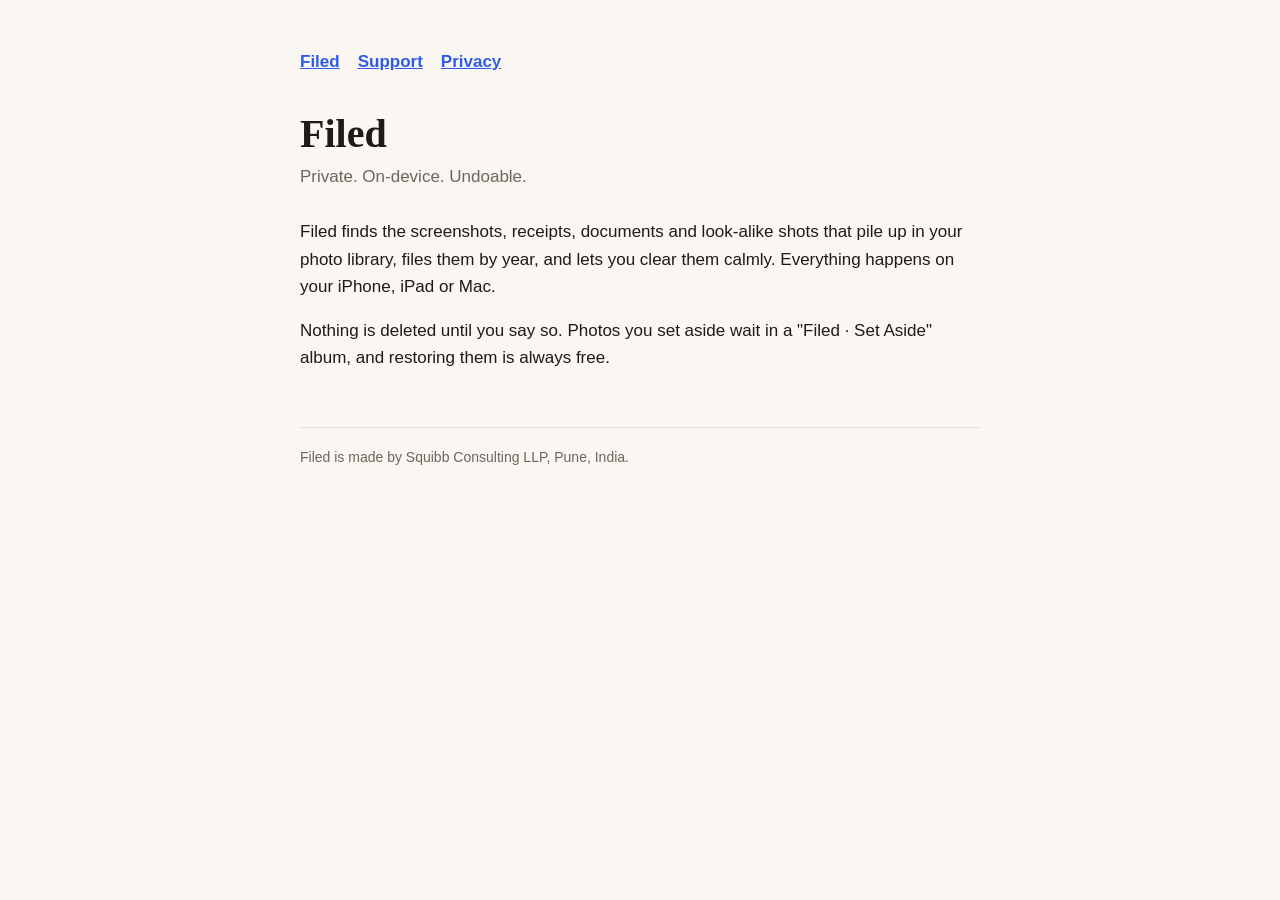
<file: index.html>
<!doctype html><html lang="en"><head><meta charset="utf-8"><meta name="viewport" content="width=device-width,initial-scale=1">
<title>Filed — Photo Cleanup</title><link rel="stylesheet" href="style.css"></head><body><main>
<nav><a href="./">Filed</a><a href="support.html">Support</a><a href="privacy.html">Privacy</a></nav>
<h1>Filed</h1><p class="sub">Private. On-device. Undoable.</p>
<p>Filed finds the screenshots, receipts, documents and look-alike shots that pile up in your photo library, files them by year, and lets you clear them calmly. Everything happens on your iPhone, iPad or Mac.</p>
<p>Nothing is deleted until you say so. Photos you set aside wait in a "Filed · Set Aside" album, and restoring them is always free.</p>
<footer>Filed is made by Squibb Consulting LLP, Pune, India.</footer></main></body></html>
</file>
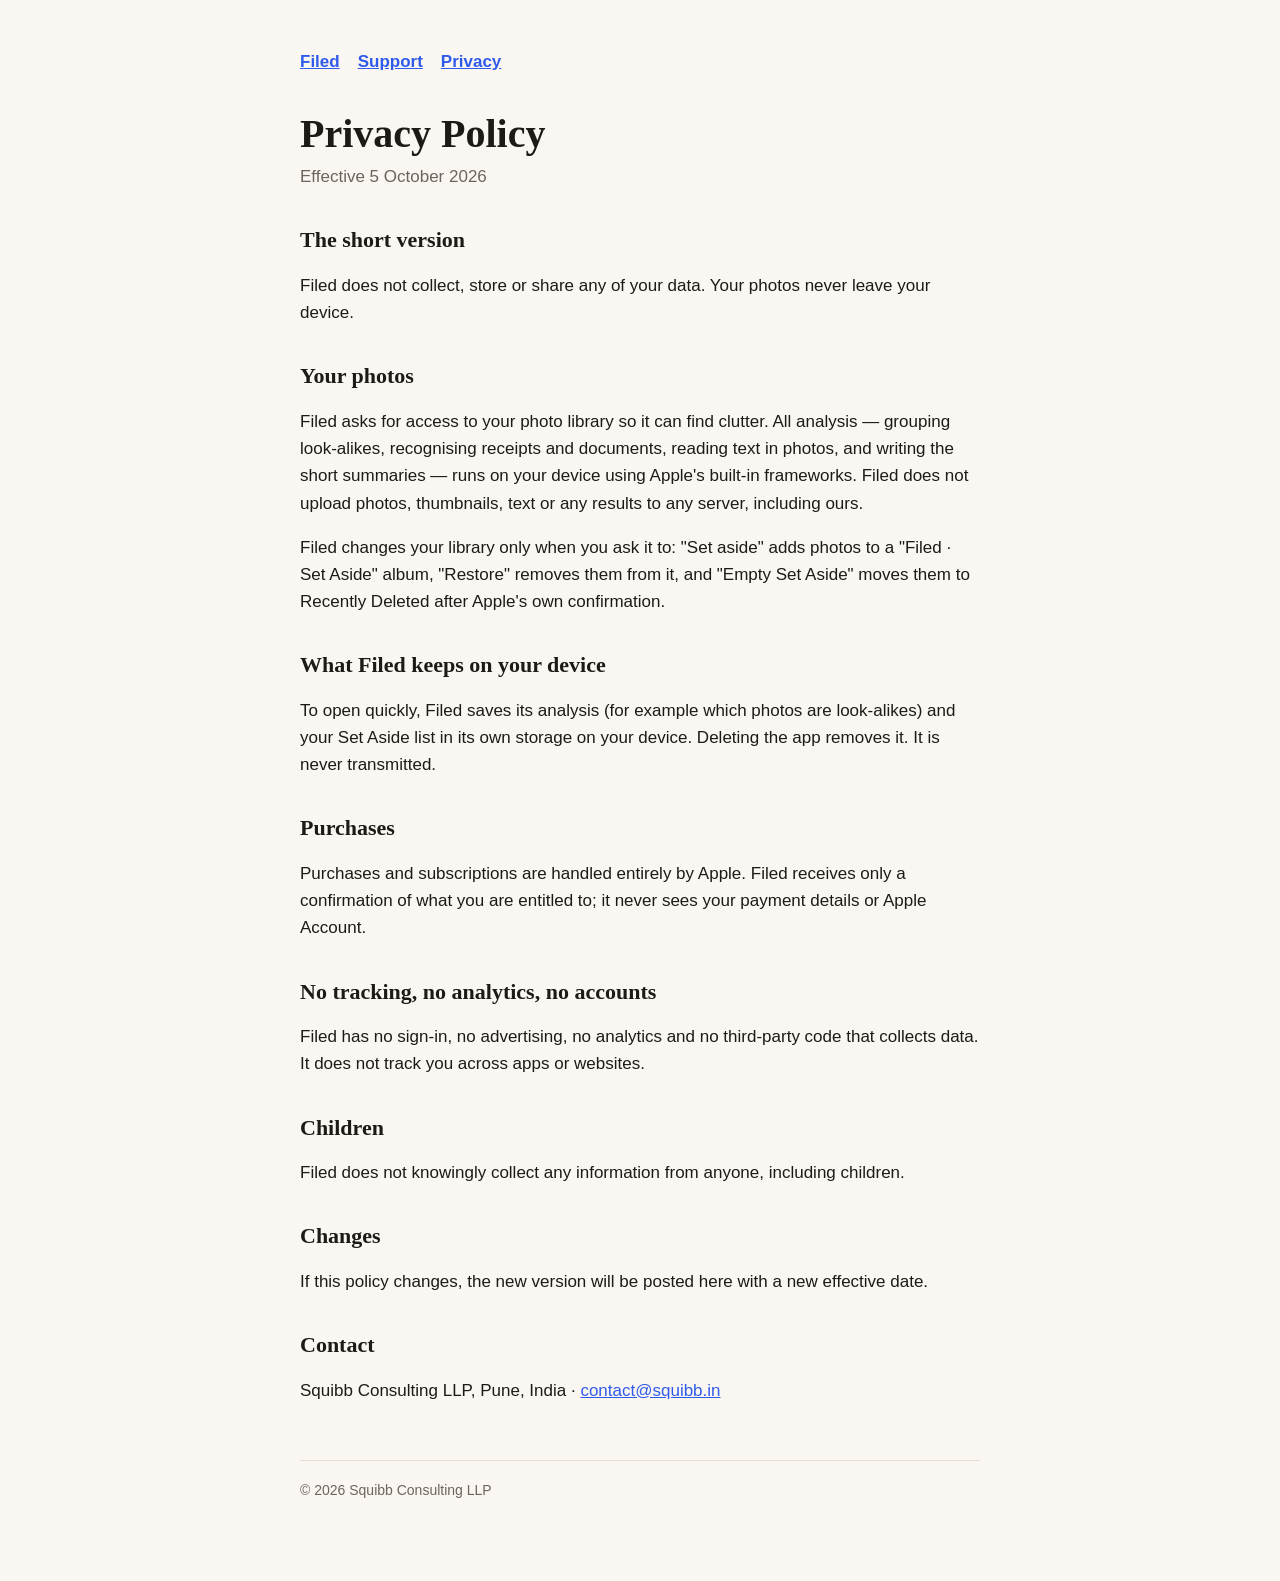
<file: privacy.html>
<!doctype html><html lang="en"><head><meta charset="utf-8"><meta name="viewport" content="width=device-width,initial-scale=1">
<title>Filed Privacy Policy</title><link rel="stylesheet" href="style.css"></head><body><main>
<nav><a href="./">Filed</a><a href="support.html">Support</a><a href="privacy.html">Privacy</a></nav>
<h1>Privacy Policy</h1><p class="sub">Effective 5 October 2026</p>
<h2>The short version</h2>
<p>Filed does not collect, store or share any of your data. Your photos never leave your device.</p>
<h2>Your photos</h2>
<p>Filed asks for access to your photo library so it can find clutter. All analysis — grouping look-alikes, recognising receipts and documents, reading text in photos, and writing the short summaries — runs on your device using Apple's built-in frameworks. Filed does not upload photos, thumbnails, text or any results to any server, including ours.</p>
<p>Filed changes your library only when you ask it to: "Set aside" adds photos to a "Filed · Set Aside" album, "Restore" removes them from it, and "Empty Set Aside" moves them to Recently Deleted after Apple's own confirmation.</p>
<h2>What Filed keeps on your device</h2>
<p>To open quickly, Filed saves its analysis (for example which photos are look-alikes) and your Set Aside list in its own storage on your device. Deleting the app removes it. It is never transmitted.</p>
<h2>Purchases</h2>
<p>Purchases and subscriptions are handled entirely by Apple. Filed receives only a confirmation of what you are entitled to; it never sees your payment details or Apple Account.</p>
<h2>No tracking, no analytics, no accounts</h2>
<p>Filed has no sign-in, no advertising, no analytics and no third-party code that collects data. It does not track you across apps or websites.</p>
<h2>Children</h2>
<p>Filed does not knowingly collect any information from anyone, including children.</p>
<h2>Changes</h2>
<p>If this policy changes, the new version will be posted here with a new effective date.</p>
<h2>Contact</h2>
<p>Squibb Consulting LLP, Pune, India · <a href="mailto:contact@squibb.in">contact@squibb.in</a></p>
<footer>© 2026 Squibb Consulting LLP</footer></main></body></html>
</file>
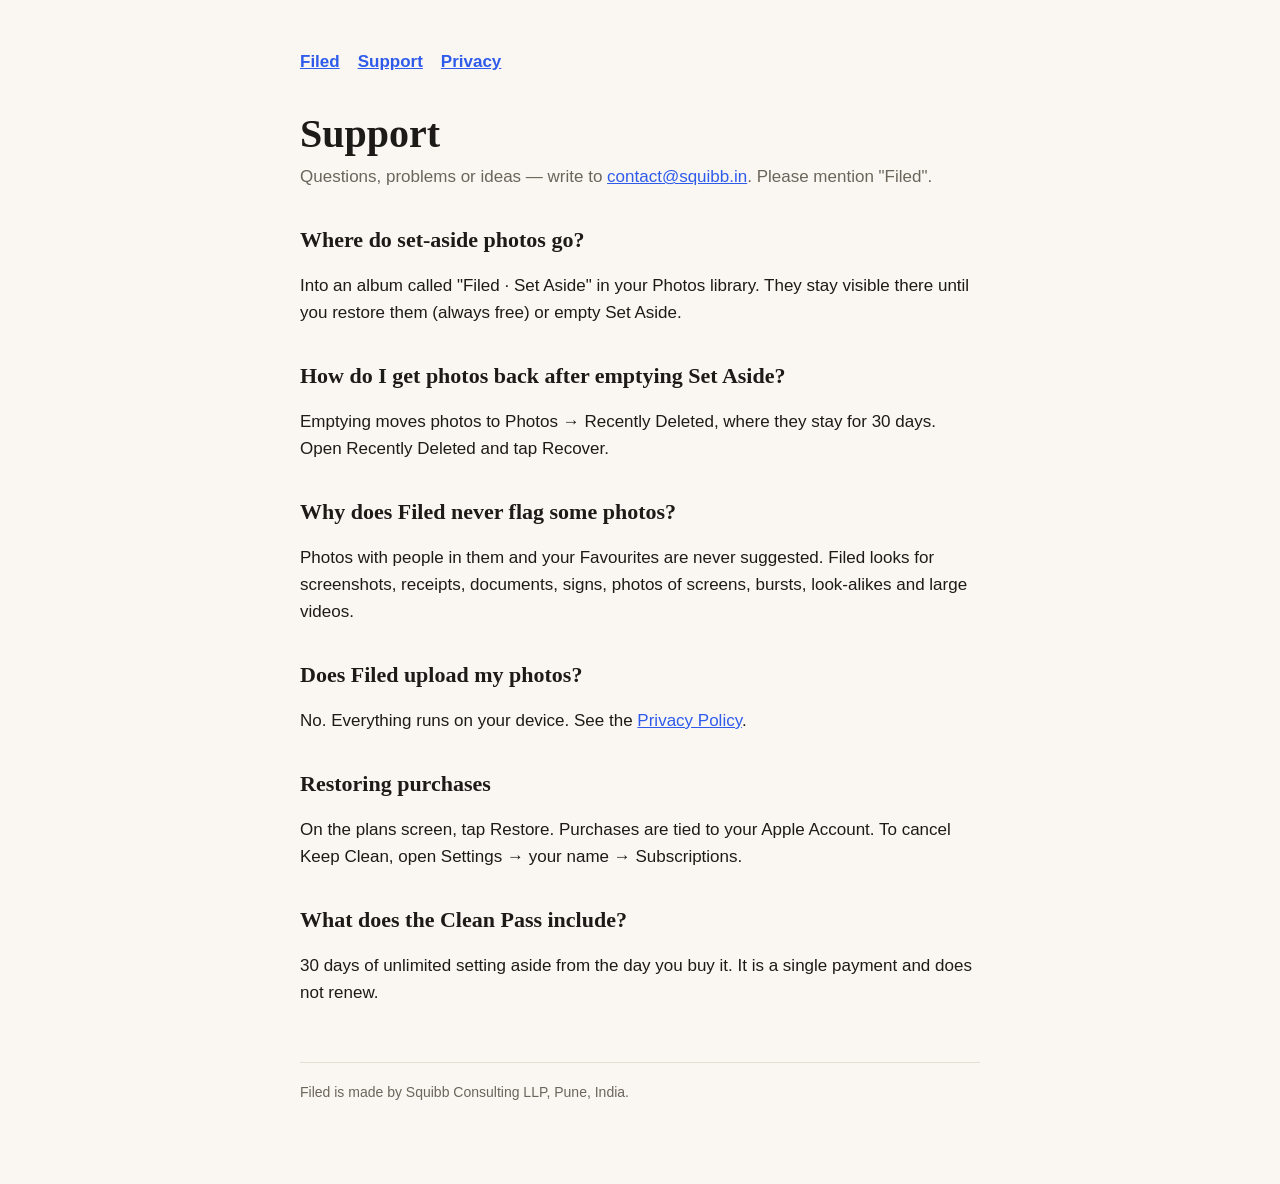
<file: support.html>
<!doctype html><html lang="en"><head><meta charset="utf-8"><meta name="viewport" content="width=device-width,initial-scale=1">
<title>Filed Support</title><link rel="stylesheet" href="style.css"></head><body><main>
<nav><a href="./">Filed</a><a href="support.html">Support</a><a href="privacy.html">Privacy</a></nav>
<h1>Support</h1><p class="sub">Questions, problems or ideas — write to <a href="mailto:contact@squibb.in">contact@squibb.in</a>. Please mention "Filed".</p>
<h2>Where do set-aside photos go?</h2>
<p>Into an album called "Filed · Set Aside" in your Photos library. They stay visible there until you restore them (always free) or empty Set Aside.</p>
<h2>How do I get photos back after emptying Set Aside?</h2>
<p>Emptying moves photos to Photos → Recently Deleted, where they stay for 30 days. Open Recently Deleted and tap Recover.</p>
<h2>Why does Filed never flag some photos?</h2>
<p>Photos with people in them and your Favourites are never suggested. Filed looks for screenshots, receipts, documents, signs, photos of screens, bursts, look-alikes and large videos.</p>
<h2>Does Filed upload my photos?</h2>
<p>No. Everything runs on your device. See the <a href="privacy.html">Privacy Policy</a>.</p>
<h2>Restoring purchases</h2>
<p>On the plans screen, tap Restore. Purchases are tied to your Apple Account. To cancel Keep Clean, open Settings → your name → Subscriptions.</p>
<h2>What does the Clean Pass include?</h2>
<p>30 days of unlimited setting aside from the day you buy it. It is a single payment and does not renew.</p>
<footer>Filed is made by Squibb Consulting LLP, Pune, India.</footer></main></body></html>
</file>
<file: style.css>
:root{--paper:#faf7f2;--ink:#1d1b18;--muted:#6b655c;--blue:#2f5bea;--rule:#e4ded3}
@media (prefers-color-scheme:dark){:root{--paper:#141311;--ink:#f1ede6;--muted:#a7a197;--blue:#7d9bff;--rule:#34312c}}
body{background:var(--paper);color:var(--ink);font:17px/1.6 -apple-system,BlinkMacSystemFont,"Helvetica Neue",sans-serif;margin:0}
main{max-width:680px;margin:0 auto;padding:48px 20px 80px}
h1{font:600 40px/1.15 "New York",Georgia,serif;margin:0 0 6px}h2{font:600 22px/1.3 "New York",Georgia,serif;margin:36px 0 8px}
.sub{color:var(--muted);margin:0 0 28px}a{color:var(--blue)}nav{display:flex;gap:18px;margin-bottom:36px;font-weight:600}
footer{margin-top:56px;padding-top:18px;border-top:1px solid var(--rule);color:var(--muted);font-size:14px}
</file>
